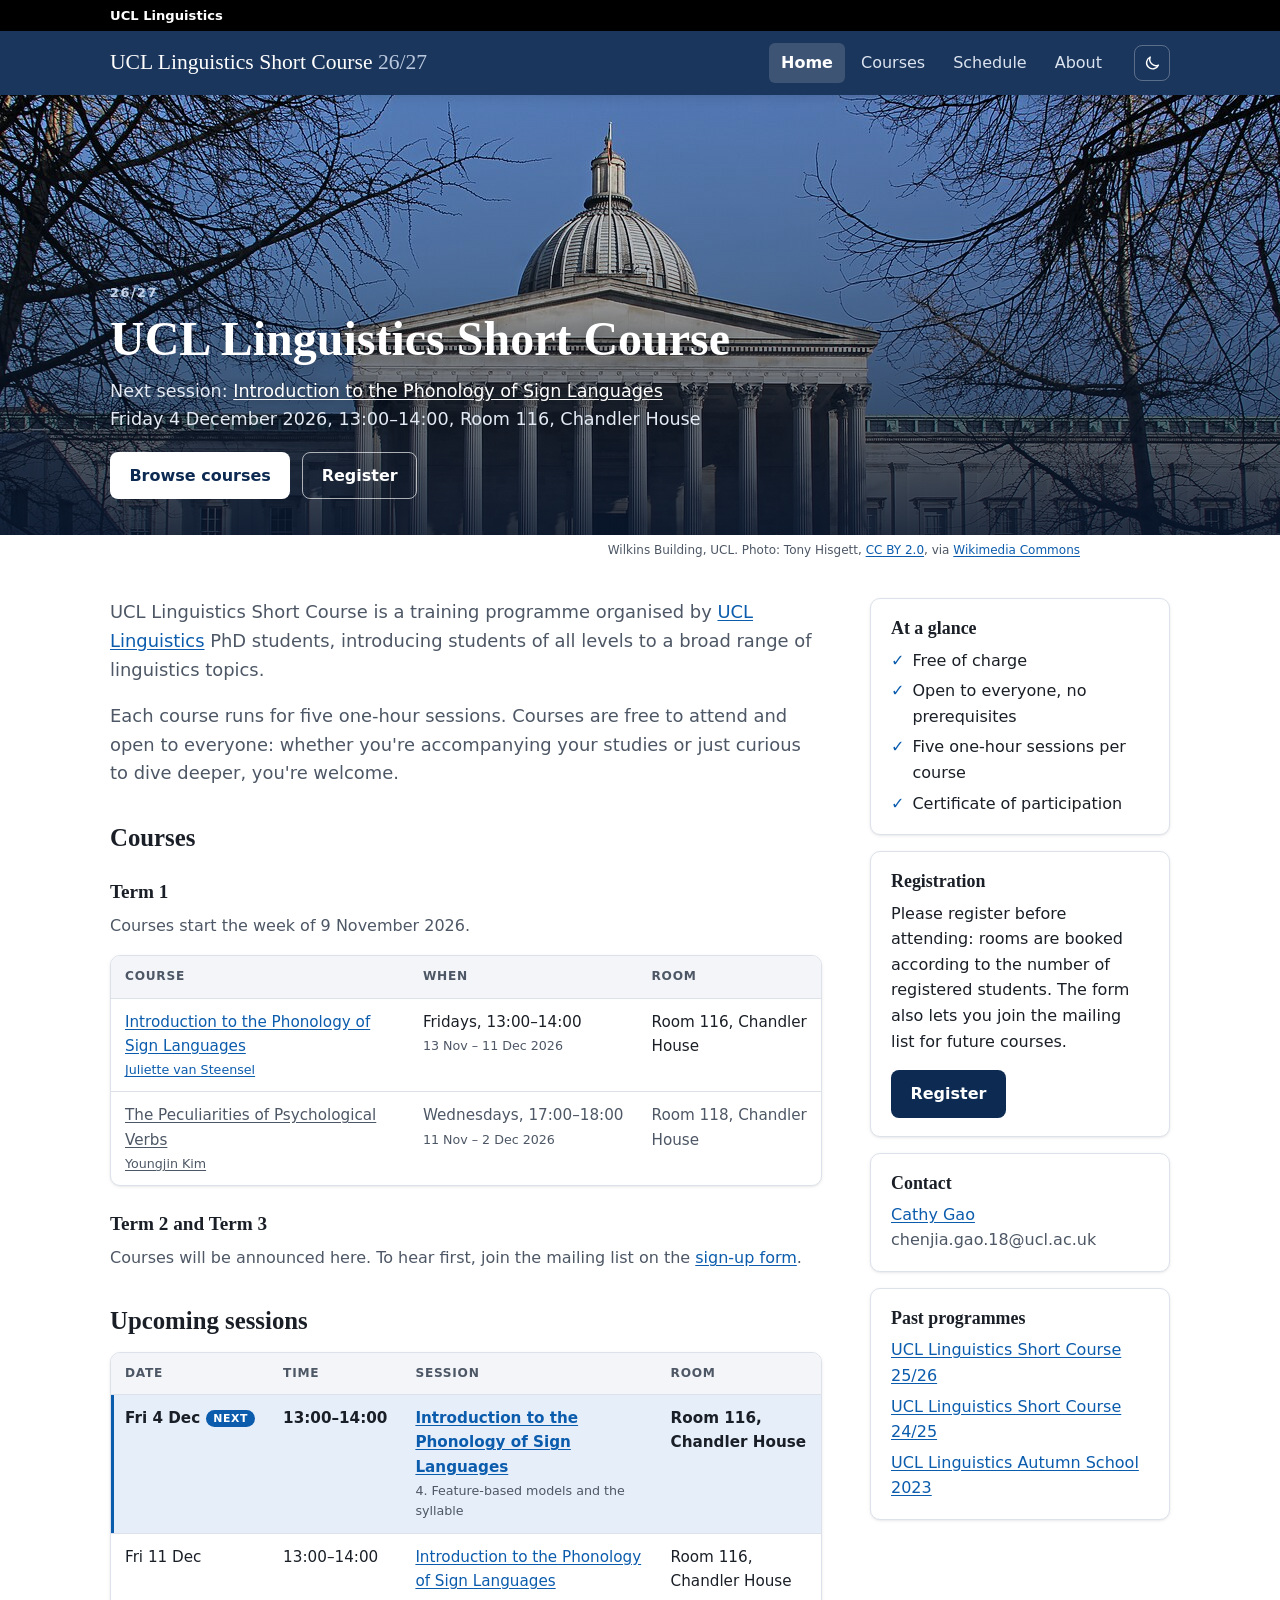
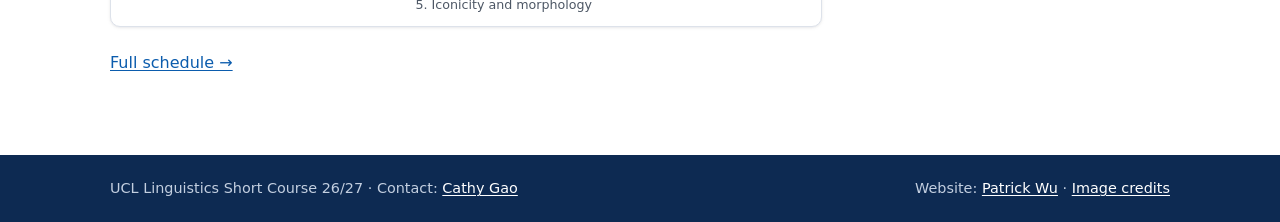
<file: index.html>
<!DOCTYPE html>
<html lang="en-GB">
<head>
  <meta charset="utf-8">
  <meta name="viewport" content="width=device-width, initial-scale=1">
  <title>UCL Linguistics Short Course</title>
  <meta name="description" content="UCL Linguistics Short Course: free courses organised by UCL Linguistics PhD students. Open to everyone.">
  <link rel="icon" href="assets/favicon.svg" type="image/svg+xml">
  <link rel="stylesheet" href="assets/site.css">
</head>
<!-- Content lives in data.js. This file only says which page to show. -->
<body data-page="home">
  <div id="app">
    <noscript><p style="padding:2rem">Please turn on JavaScript to view this site.</p></noscript>
  </div>
  <script src="data.js"></script>
  <script src="assets/site.js"></script>
</body>
</html>
</file>
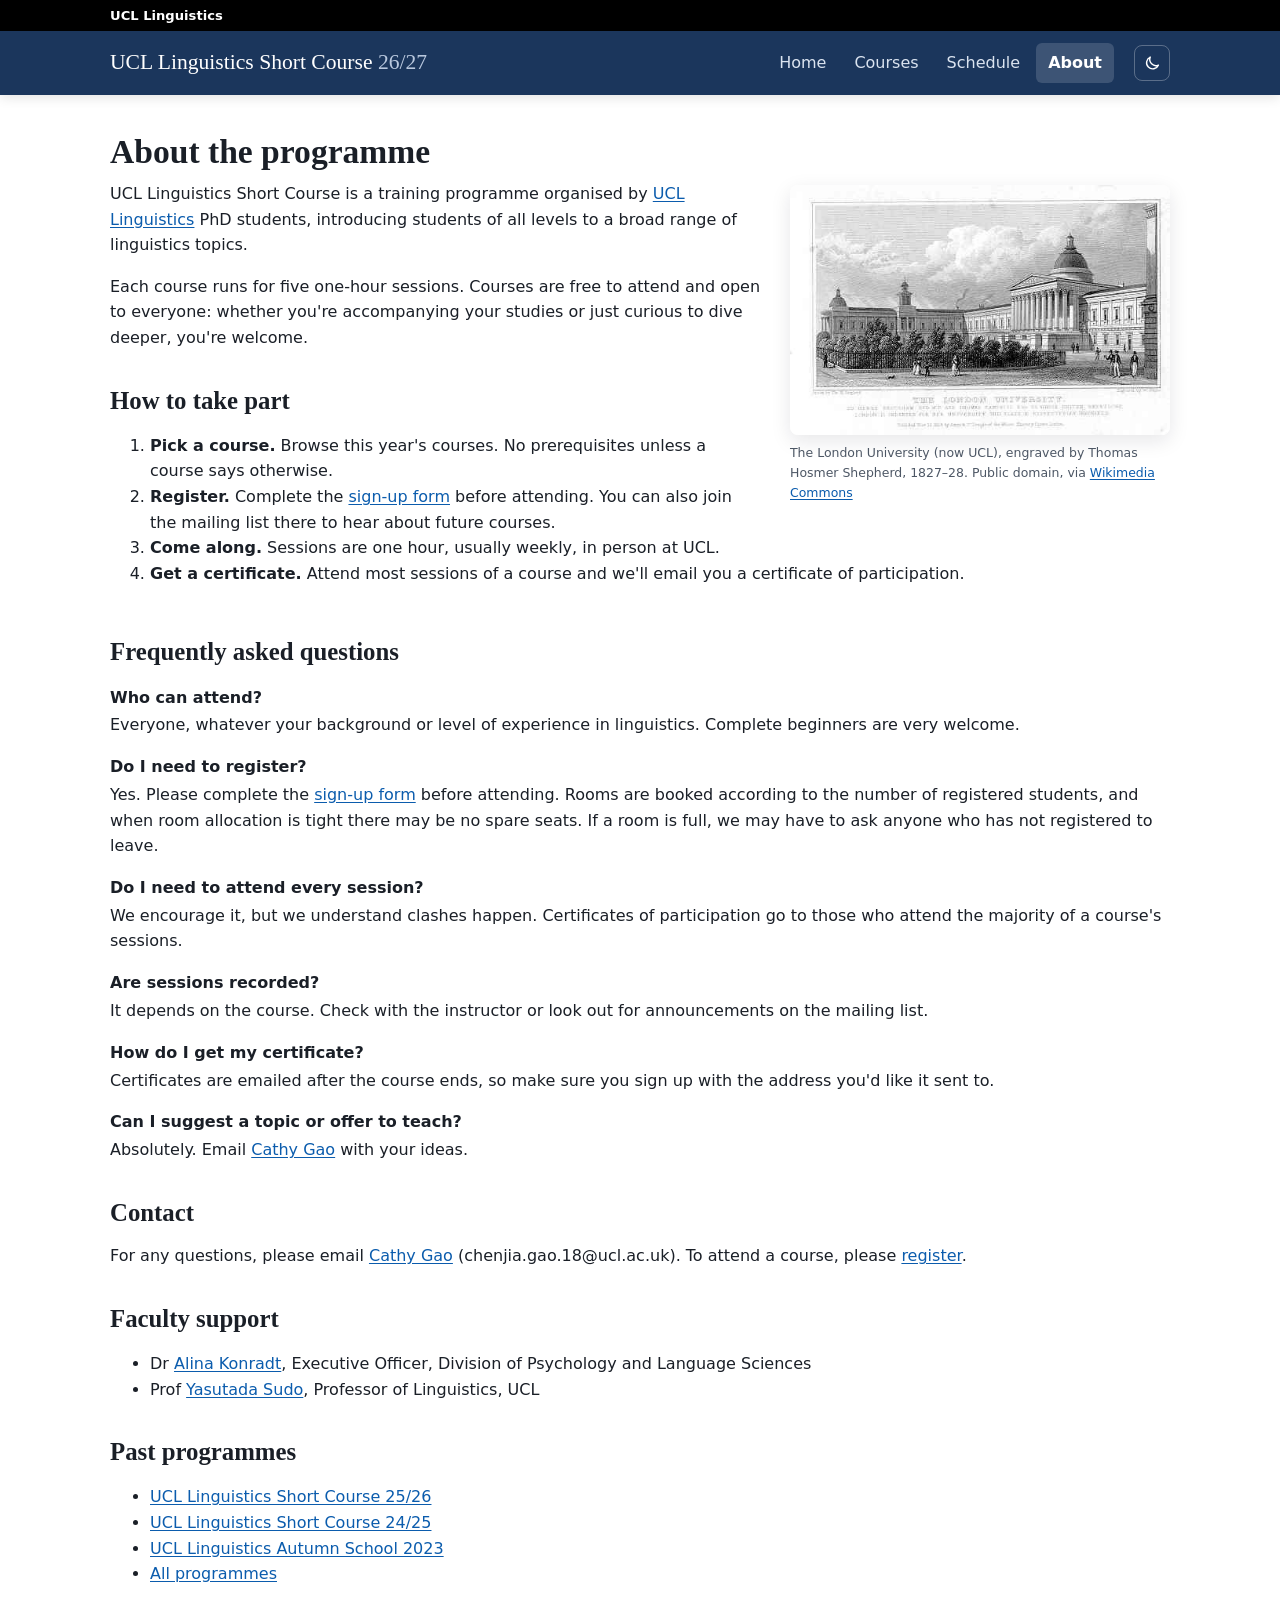
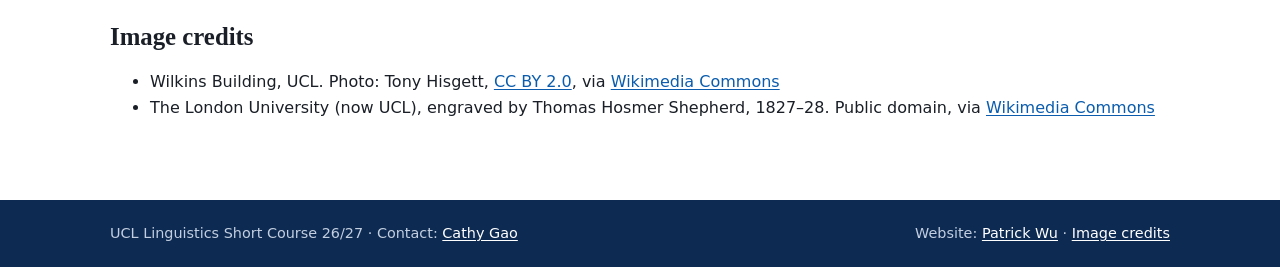
<file: about.html>
<!DOCTYPE html>
<html lang="en-GB">
<head>
  <meta charset="utf-8">
  <meta name="viewport" content="width=device-width, initial-scale=1">
  <title>About · UCL Linguistics Short Course</title>
  <meta name="description" content="UCL Linguistics Short Course: free courses organised by UCL Linguistics PhD students. Open to everyone.">
  <link rel="icon" href="assets/favicon.svg" type="image/svg+xml">
  <link rel="stylesheet" href="assets/site.css">
</head>
<!-- Content lives in data.js. This file only says which page to show. -->
<body data-page="about">
  <div id="app">
    <noscript><p style="padding:2rem">Please turn on JavaScript to view this site.</p></noscript>
  </div>
  <script src="data.js"></script>
  <script src="assets/site.js"></script>
</body>
</html>
</file>
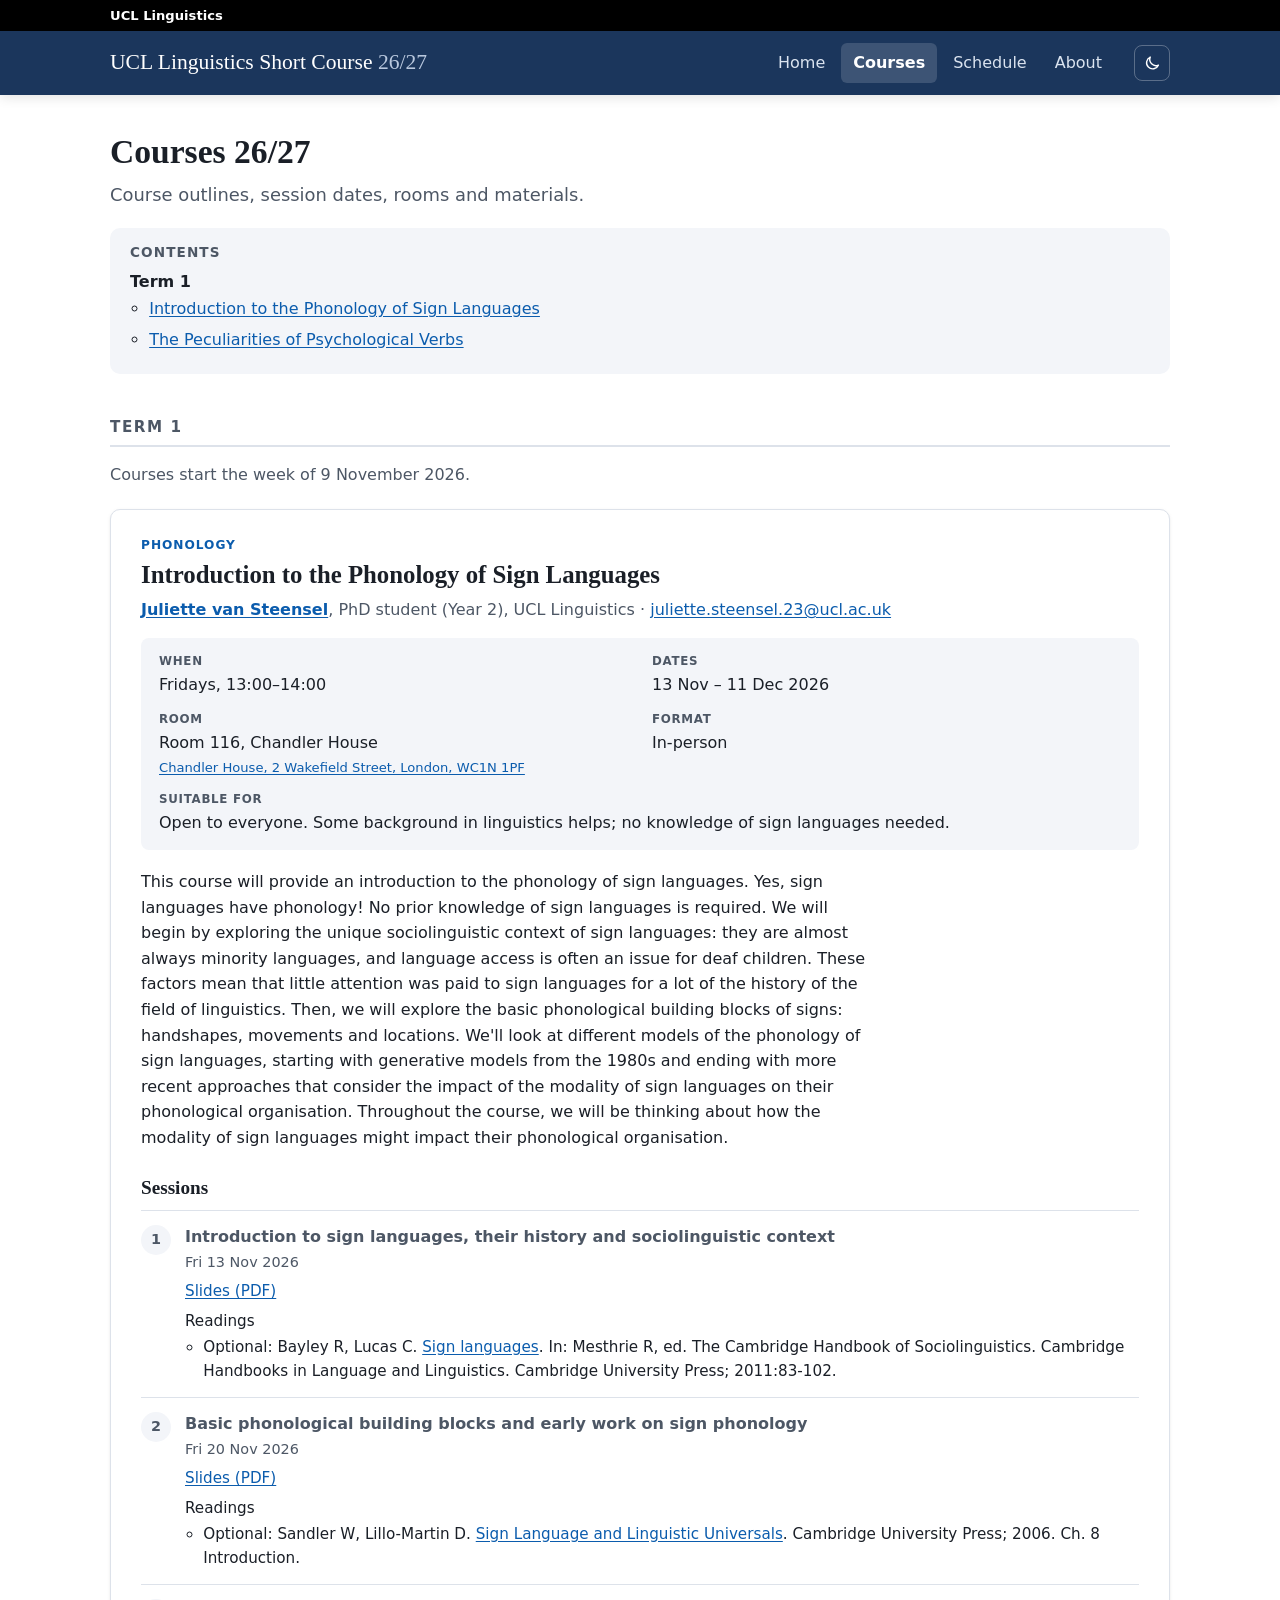
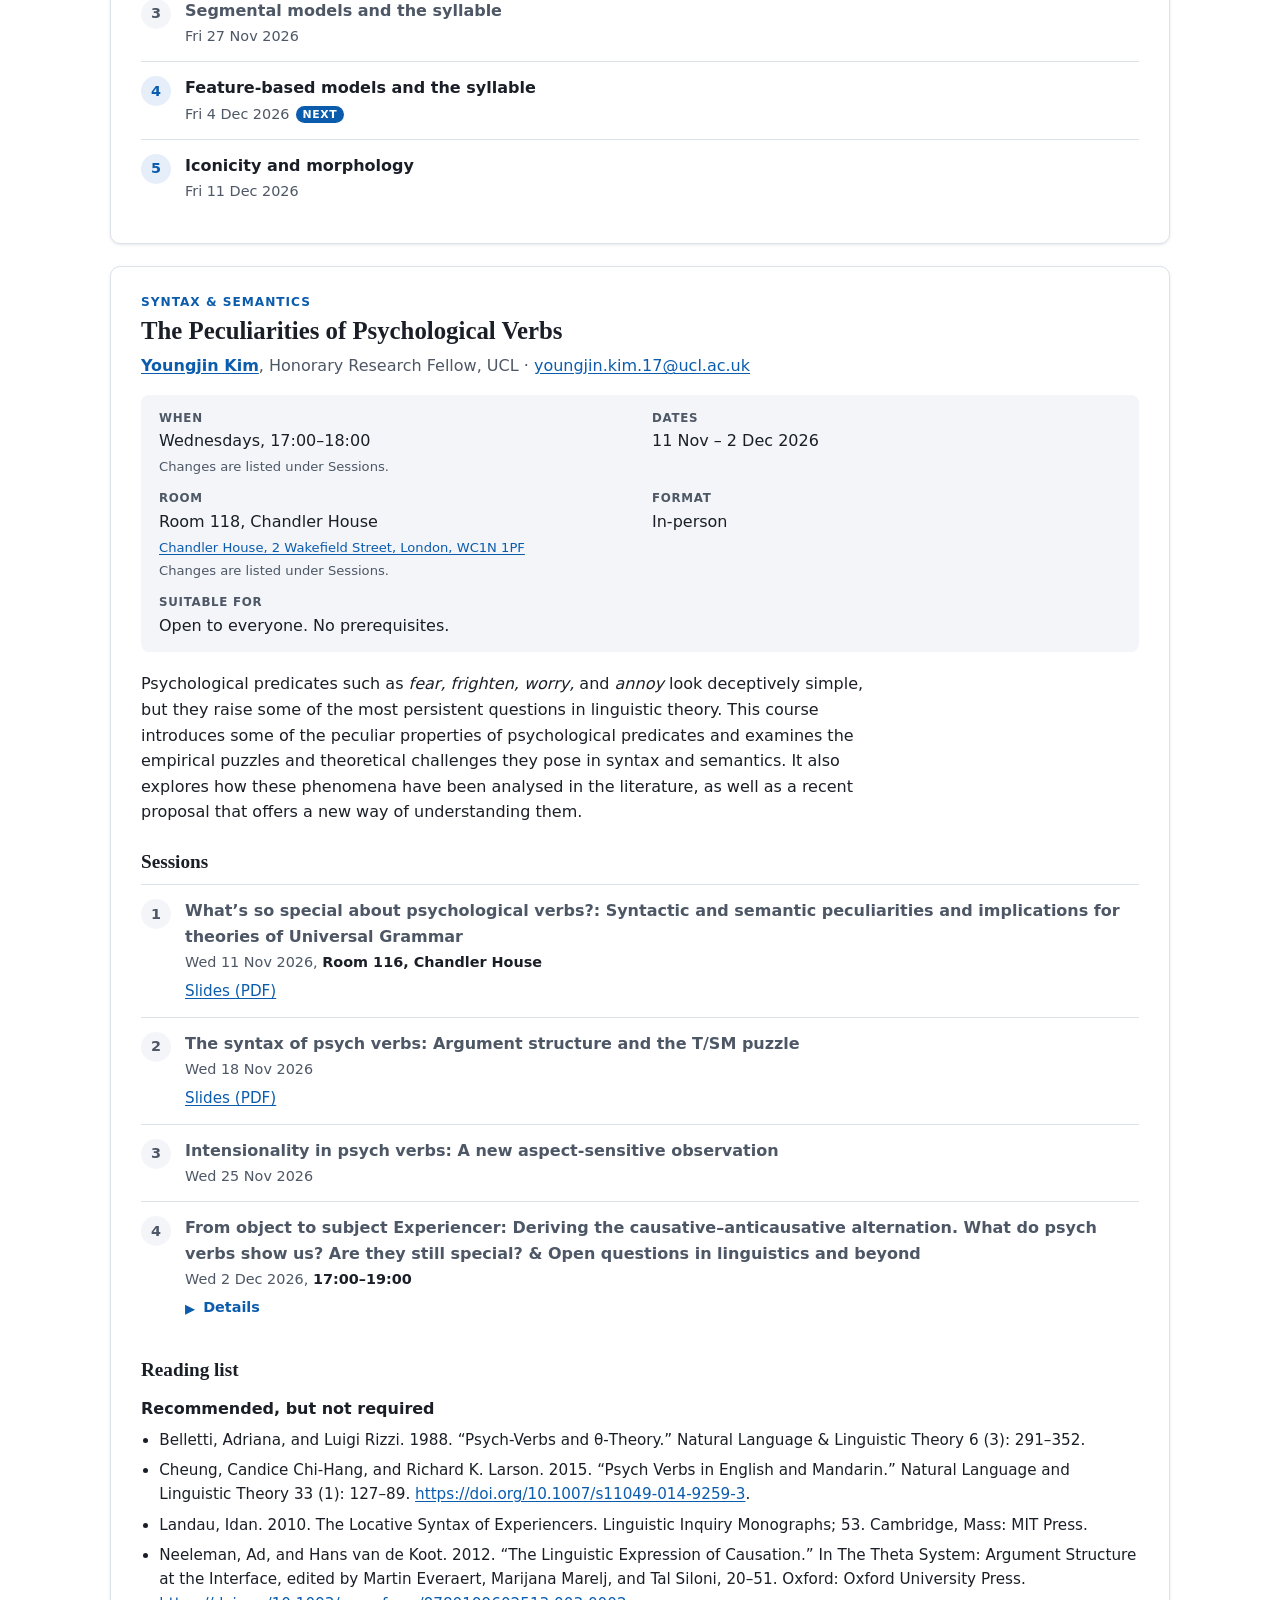
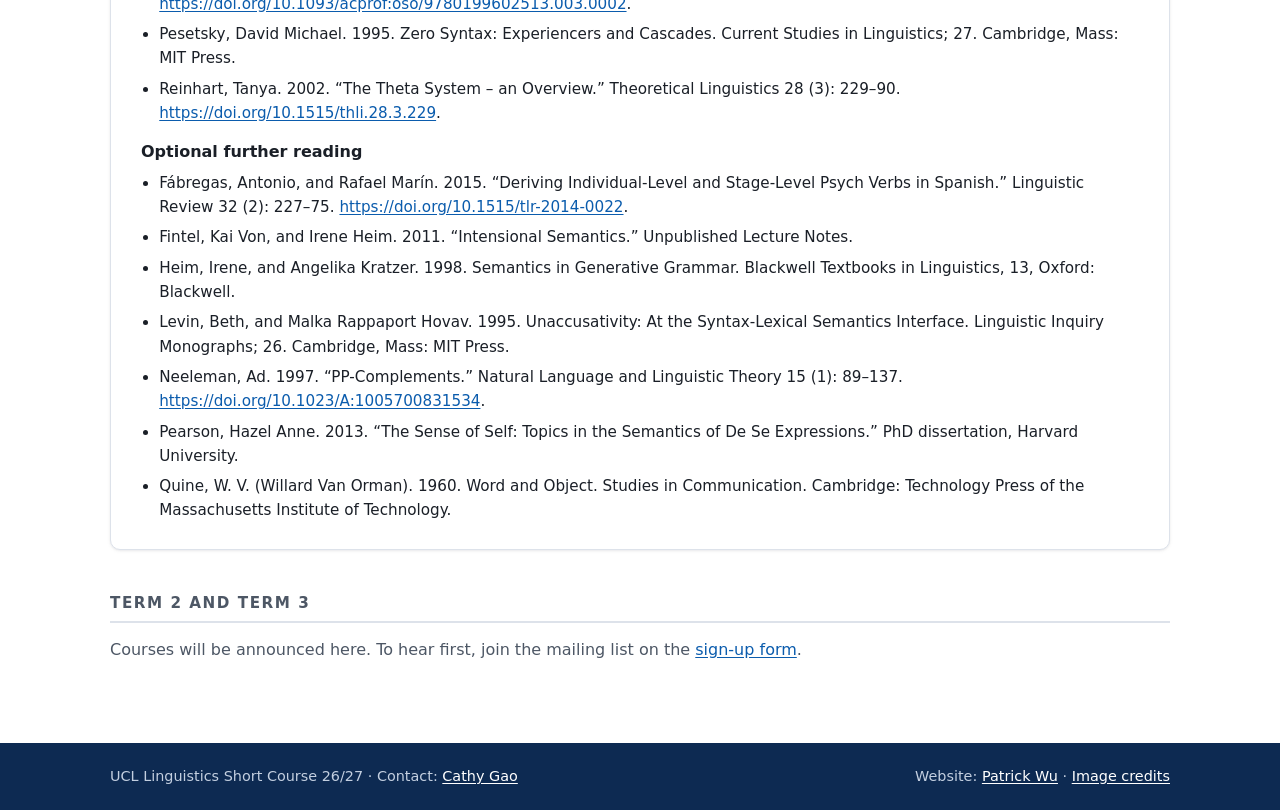
<file: courses.html>
<!DOCTYPE html>
<html lang="en-GB">
<head>
  <meta charset="utf-8">
  <meta name="viewport" content="width=device-width, initial-scale=1">
  <title>Courses · UCL Linguistics Short Course</title>
  <meta name="description" content="UCL Linguistics Short Course: free courses organised by UCL Linguistics PhD students. Open to everyone.">
  <link rel="icon" href="assets/favicon.svg" type="image/svg+xml">
  <link rel="stylesheet" href="assets/site.css">
</head>
<!-- Content lives in data.js. This file only says which page to show. -->
<body data-page="courses">
  <div id="app">
    <noscript><p style="padding:2rem">Please turn on JavaScript to view this site.</p></noscript>
  </div>
  <script src="data.js"></script>
  <script src="assets/site.js"></script>
</body>
</html>
</file>
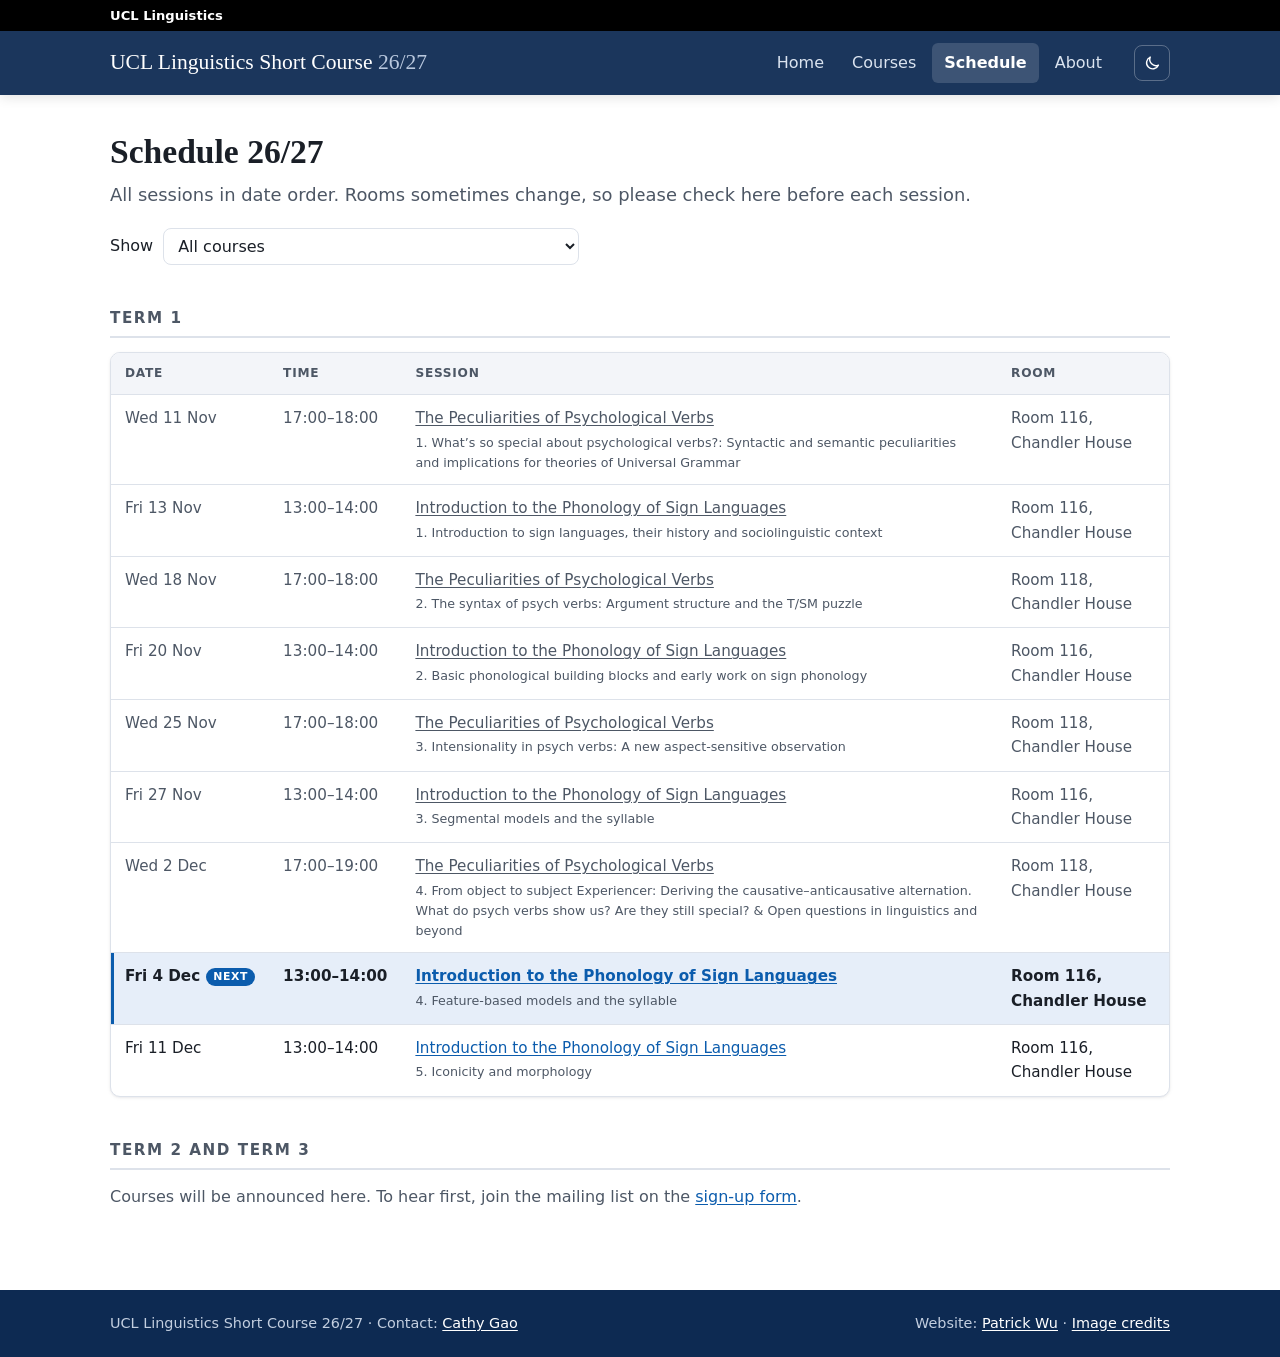
<file: schedule.html>
<!DOCTYPE html>
<html lang="en-GB">
<head>
  <meta charset="utf-8">
  <meta name="viewport" content="width=device-width, initial-scale=1">
  <title>Schedule · UCL Linguistics Short Course</title>
  <meta name="description" content="UCL Linguistics Short Course: free courses organised by UCL Linguistics PhD students. Open to everyone.">
  <link rel="icon" href="assets/favicon.svg" type="image/svg+xml">
  <link rel="stylesheet" href="assets/site.css">
</head>
<!-- Content lives in data.js. This file only says which page to show. -->
<body data-page="schedule">
  <div id="app">
    <noscript><p style="padding:2rem">Please turn on JavaScript to view this site.</p></noscript>
  </div>
  <script src="data.js"></script>
  <script src="assets/site.js"></script>
</body>
</html>
</file>
<file: assets/site.css>
/* UCL Linguistics Short Courses — site styles */

:root {
  --bg: #ffffff;
  --bg-soft: #f3f5f9;
  --surface: #ffffff;
  --ink: #1a1f27;
  --ink-2: #4d5765;
  --line: #dde2ea;
  --navy: #0d2a52;
  --link: #0b5cad;
  --link-hover: #083f78;
  --accent-soft: #e6eef9;
  --btn: #0d2a52;
  --notice: #fff6d6;
  --notice-line: #e2c25a;
  --radius: 10px;
  --shadow: 0 1px 2px rgba(16, 24, 40, .05), 0 1px 4px rgba(16, 24, 40, .05);
  --shadow-hover: 0 6px 20px rgba(16, 24, 40, .10);
  --font: "Segoe UI", system-ui, -apple-system, Roboto, "Helvetica Neue", Arial, sans-serif;
  --font-serif: "Palatino Linotype", Palatino, "Book Antiqua", Georgia, serif;
  color-scheme: light;
}

/* Dark theme: set by the toggle, or by the device setting until the toggle is used */
:root[data-theme="dark"] {
  --bg: #10141a;
  --bg-soft: #161c24;
  --surface: #1a212b;
  --ink: #e7eaf0;
  --ink-2: #a6afbd;
  --line: #2a3340;
  --link: #8ab8f0;
  --link-hover: #b5d2f6;
  --accent-soft: #1d3150;
  --btn: #2f62ad;
  --notice: #3a3115;
  --notice-line: #7a6522;
  --shadow: 0 1px 2px rgba(0, 0, 0, .3);
  --shadow-hover: 0 6px 20px rgba(0, 0, 0, .45);
  color-scheme: dark;
}
/* Avoid a white flash before the script has picked the theme */
@media (prefers-color-scheme: dark) { html:not([data-theme]) { background: #10141a; } }

*, *::before, *::after { box-sizing: border-box; }
html { -webkit-text-size-adjust: 100%; scroll-padding-top: 84px; }
@media (prefers-reduced-motion: no-preference) { html { scroll-behavior: smooth; } }
body { margin: 0; background: var(--bg); color: var(--ink); font: 16px/1.6 var(--font); transition: background-color .2s, color .2s; }
img { max-width: 100%; height: auto; display: block; }
a { color: var(--link); text-underline-offset: 2px; transition: color .15s; }
a:hover { color: var(--link-hover); }
:focus-visible { outline: 2px solid var(--link); outline-offset: 2px; border-radius: 4px; }
.topbar :focus-visible, .masthead :focus-visible, .hero :focus-visible, .site-footer :focus-visible { outline-color: #fff; }
[hidden] { display: none !important; }
h1, h2, h3 { font-family: var(--font-serif); font-weight: 700; line-height: 1.25; color: var(--ink); }
h1 { font-size: 2.1rem; margin: 0 0 .5rem; }
h2 { font-size: 1.55rem; margin: 2.2rem 0 .9rem; }
h3 { font-size: 1.2rem; margin: 1.6rem 0 .6rem; }
h4 { font-size: 1rem; margin: 0; }
p { margin: 0 0 1em; }
.wrap { max-width: 1100px; margin: 0 auto; padding: 0 20px; }
.muted { color: var(--ink-2); }
.tba { color: var(--ink-2); font-style: italic; }
.skip { position: absolute; left: -999px; top: 8px; background: var(--bg); padding: 8px 12px; z-index: 30; }
.skip:focus { left: 8px; }
.ic { width: 1.1em; height: 1.1em; fill: none; stroke: currentColor; stroke-width: 1.8; stroke-linecap: round; stroke-linejoin: round; }

/* ---------- buttons ---------- */

.btn {
  display: inline-flex; align-items: center; gap: 8px;
  padding: .62em 1.15em; border-radius: 8px; border: 1.5px solid transparent;
  background: var(--btn); color: #fff; font-weight: 600; text-decoration: none;
  transition: background-color .15s, transform .15s, box-shadow .15s;
}
.btn:hover { color: #fff; transform: translateY(-1px); box-shadow: var(--shadow-hover); }
.btn-light { background: #fff; color: var(--navy); }
.btn-light:hover { background: #eaf1fb; color: var(--navy); }
.btn-outline { background: transparent; color: #fff; border-color: rgba(255, 255, 255, .65); }
.btn-outline:hover { background: rgba(255, 255, 255, .12); }

/* ---------- masthead ---------- */

.topbar { background: #000; font-size: .82rem; }
.topbar .wrap { padding-top: 5px; padding-bottom: 5px; }
.topbar a { color: #fff; text-decoration: none; font-weight: 600; }
.topbar a:hover { color: #fff; text-decoration: underline; }

.masthead {
  position: sticky; top: 0; z-index: 20;
  background: color-mix(in srgb, var(--navy) 94%, transparent);
  backdrop-filter: saturate(1.3) blur(8px);
  box-shadow: 0 2px 12px rgba(0, 0, 0, .12);
}
.masthead .wrap { display: flex; flex-wrap: wrap; align-items: center; gap: 8px 20px; min-height: 64px; }
.site-title { margin-right: auto; color: #fff; text-decoration: none; font-family: var(--font-serif); line-height: 1.2; font-size: 1.35rem; }
.site-title:hover { color: #fff; }
.site-title span { font-weight: 400; color: #b9c8de; }
.masthead nav ul { list-style: none; display: flex; gap: 4px; margin: 0; padding: 0; }
.masthead nav a {
  display: block; padding: 7px 12px; border-radius: 6px;
  color: #dbe4f0; text-decoration: none; transition: background-color .15s, color .15s;
}
.masthead nav a:hover { color: #fff; background: rgba(255, 255, 255, .09); }
.masthead nav a[aria-current="page"] { color: #fff; background: rgba(255, 255, 255, .15); font-weight: 600; }
.theme-toggle {
  display: grid; place-items: center; width: 36px; height: 36px; padding: 0; cursor: pointer;
  border: 1px solid rgba(255, 255, 255, .28); border-radius: 8px; background: transparent; color: #fff; font-size: 1.05rem;
  transition: background-color .15s;
}
.theme-toggle:hover { background: rgba(255, 255, 255, .1); }

.notice { background: var(--notice); border-bottom: 1px solid var(--notice-line); }
.notice .wrap { padding-top: 10px; padding-bottom: 10px; }

/* ---------- hero (home) ---------- */

.hero { position: relative; isolation: isolate; background: var(--navy); color: #fff; overflow: hidden; }
.hero > img { position: absolute; inset: 0; width: 100%; height: 100%; object-fit: cover; object-position: center 30%; z-index: -2; }
.hero::before {
  content: ""; position: absolute; inset: 0; z-index: -1;
  background: linear-gradient(180deg, rgba(8, 22, 45, .05) 0%, rgba(8, 22, 45, .3) 40%, rgba(8, 22, 45, .88) 100%);
}
.hero .wrap { min-height: clamp(320px, 36vw, 440px); display: flex; flex-direction: column; justify-content: flex-end; padding-top: 48px; padding-bottom: 36px; }
.hero .eyebrow { font-size: .8rem; letter-spacing: .12em; text-transform: uppercase; font-weight: 600; color: #c9d7ec; margin: 0 0 6px; }
.hero h1 { color: #fff; font-size: clamp(2rem, 4.4vw, 3rem); margin: 0 0 8px; text-shadow: 0 2px 16px rgba(0, 0, 0, .35); }
.hero-status { font-size: 1.1rem; color: #e3eaf4; max-width: 42em; margin-bottom: 18px; text-shadow: 0 1px 8px rgba(0, 0, 0, .45); }
.hero a:not(.btn) { color: #fff; }
.no-break { white-space: nowrap; }
.hero-actions { display: flex; flex-wrap: wrap; gap: 12px; }
.credit { font-size: .75rem; color: var(--ink-2); text-align: right; margin: 0; padding-top: 6px; padding-bottom: 6px; }

/* ---------- layout ---------- */

main { padding-bottom: 64px; }
.page { padding-top: 32px; }
.page-title { padding-top: 36px; }
.with-aside { display: grid; grid-template-columns: minmax(0, 1fr) 300px; gap: 48px; align-items: start; }
.with-aside > :first-child > :first-child { margin-top: 0; }
.lead { font-size: 1.12rem; color: var(--ink-2); }

.box {
  background: var(--surface); border: 1px solid var(--line); border-radius: var(--radius);
  padding: 18px 20px; margin-bottom: 16px; box-shadow: var(--shadow);
}
.box h2 { font-size: 1.12rem; margin: 0 0 8px; }
.box p:last-child, .box ul:last-child { margin-bottom: 0; }
.plain { list-style: none; margin: 0; padding: 0; }
.plain li + li { margin-top: 5px; }
.ticks li { display: flex; gap: 8px; align-items: baseline; }
.ticks li::before { content: "✓"; color: var(--link); font-weight: 700; }

.contents { background: var(--bg-soft); border-radius: var(--radius); padding: 16px 20px; margin: 0 0 8px; }
.contents h2 { font-size: .85rem; margin: 0 0 8px; font-family: var(--font); text-transform: uppercase; letter-spacing: .08em; color: var(--ink-2); }
.contents ul ul { margin: 2px 0 6px; padding-left: 1.2em; }
.contents li > span { font-weight: 600; }

/* ---------- tables ---------- */

.table-wrap { border: 1px solid var(--line); border-radius: var(--radius); overflow: hidden; background: var(--surface); box-shadow: var(--shadow); margin: 0 0 1.4rem; }
table { width: 100%; border-collapse: collapse; font-size: .95rem; }
th, td { text-align: left; vertical-align: top; padding: 11px 14px; border-bottom: 1px solid var(--line); }
tbody tr:last-child td { border-bottom: 0; }
thead th { background: var(--bg-soft); font-size: .76rem; text-transform: uppercase; letter-spacing: .06em; color: var(--ink-2); white-space: nowrap; }
tbody tr { transition: background-color .12s; }
tbody tr:hover { background: var(--bg-soft); }
td.nowrap { white-space: nowrap; }
td small { display: block; color: var(--ink-2); margin-top: 2px; }
tr.is-past td, tr.is-past a { color: var(--ink-2); }
tr.is-next { background: var(--accent-soft); }
tr.is-next:hover { background: var(--accent-soft); }
tr.is-next td { font-weight: 600; }
tr.is-next td small { font-weight: 400; }
tr.is-next td:first-child { box-shadow: inset 3px 0 var(--link); }
.label-next {
  display: inline-block; font: 700 .68rem/1.6 var(--font); text-transform: uppercase; letter-spacing: .06em;
  color: #fff; background: var(--link); padding: 0 7px; margin-left: 6px; border-radius: 999px; vertical-align: 1px; align-self: center;
}
:root[data-theme="dark"] .label-next { color: #0e1a2b; }

.filter-bar { display: flex; align-items: center; gap: 10px; margin: 0 0 8px; }
.filter-bar select {
  font: inherit; padding: 7px 10px; border: 1px solid var(--line); border-radius: 8px;
  background: var(--surface); color: var(--ink); flex: 0 1 auto; min-width: 0; width: 26em; max-width: 100%;
}

/* ---------- courses ---------- */

.course {
  background: var(--surface); border: 1px solid var(--line); border-radius: var(--radius);
  padding: 26px 30px; margin-top: 22px; box-shadow: var(--shadow);
}
.course h2 { margin: 0 0 6px; }
.course > p { max-width: 46rem; }
.course-area { font-size: .76rem; font-weight: 700; letter-spacing: .08em; text-transform: uppercase; color: var(--link); margin: 0 0 4px; }
.byline { color: var(--ink-2); margin-bottom: 16px; overflow-wrap: anywhere; }
.byline p { margin: 0; }
.byline strong { color: var(--ink); }
.facts {
  display: grid; grid-template-columns: repeat(2, minmax(0, 1fr)); gap: 12px 24px;
  background: var(--bg-soft); border-radius: 8px; padding: 14px 18px; margin: 0 0 1.2rem;
}
.facts dt { font-size: .74rem; font-weight: 700; letter-spacing: .06em; text-transform: uppercase; color: var(--ink-2); }
.facts dd { margin: 1px 0 0; }
.facts small { display: block; color: var(--ink-2); font-size: .82rem; margin-top: 2px; }
.fact-wide { grid-column: 1 / -1; }

/* Expandable sections */
.fold > summary { display: flex; align-items: center; gap: 8px; width: fit-content; cursor: pointer; list-style: none; }
.fold > summary::-webkit-details-marker { display: none; }
.fold > summary::before { content: "▸"; display: inline-block; font-size: 1.4em; line-height: 1; color: var(--link); transition: transform .15s; }
.fold[open] > summary::before { transform: rotate(90deg); }
.session-more { margin-top: 5px; }
.session-more > summary { color: var(--link); font-size: .9rem; font-weight: 600; }

.sessions { list-style: none; margin: 0; padding: 0; }
.sessions > li { display: flex; gap: 14px; padding: 13px 0; border-top: 1px solid var(--line); }
.session-n {
  flex: none; width: 30px; height: 30px; border-radius: 50%; display: grid; place-items: center;
  background: var(--accent-soft); color: var(--link); font-weight: 700; font-size: .9rem; margin-top: 1px;
}
.sessions .is-past .session-n { background: var(--bg-soft); color: var(--ink-2); }
.session-body { min-width: 0; }
.sessions .when { font-size: .9rem; color: var(--ink-2); margin: 2px 0 0; }
.sessions .when strong { color: var(--ink); font-weight: 600; }
.session-note { font-size: .95rem; margin: 5px 0 0; }
.sessions .is-past h4, .sessions .is-past .when { color: var(--ink-2); }
.session-readings ul.readings { margin: 2px 0 0; }
.sessions .detail { margin-top: 6px; }
.sessions .detail p, .sessions .detail ul { margin: 0 0 6px; }
ul.readings { padding-left: 1.2em; font-size: .95rem; overflow-wrap: anywhere; }
ul.readings li + li { margin-top: 6px; }
.reading-list h4 { margin: 14px 0 6px; }
.reading-list ul.readings { margin: 0; }
.term-heading {
  font-size: .95rem; text-transform: uppercase; letter-spacing: .1em; font-family: var(--font);
  color: var(--ink-2); border-bottom: 2px solid var(--line); padding-bottom: 8px; margin-top: 44px;
}
.person + .person { margin-top: 14px; }
.person h4 { margin-bottom: 4px; }
.person p:last-child { margin-bottom: 0; }

/* ---------- about ---------- */

figure.figure { float: right; width: min(380px, 45%); margin: 4px 0 16px 28px; }
figure.figure img { border-radius: 8px; box-shadow: var(--shadow-hover); }
figure.figure figcaption { margin-top: 8px; font-size: .78rem; color: var(--ink-2); }
.faq h3 { font-family: var(--font); font-size: 1rem; margin: 1.2rem 0 .3rem; }
.clear { clear: both; }

/* ---------- footer ---------- */

.site-footer { background: var(--navy); color: #c3cfe0; font-size: .9rem; }
.site-footer a { color: #fff; }
.site-footer a:hover { color: #cfe0f7; }
.site-footer .wrap { display: flex; flex-wrap: wrap; justify-content: space-between; gap: 8px 24px; padding-top: 22px; padding-bottom: 22px; }

/* ---------- data.js problems ---------- */

.fatal, .dev-warn { max-width: 860px; margin: 24px auto; padding: 16px 20px; border-radius: 8px; font: 15px/1.5 var(--font); }
.fatal { background: #fde8e8; color: #7a1010; border: 2px solid #e05252; }
.dev-warn { background: #fff4cc; color: #4d3800; border: 1px solid #e6c34d; }
.dev-warn ul { margin: 6px 0 0; padding-left: 1.2em; }

/* ---------- small screens ---------- */

@media (max-width: 900px) {
  .with-aside { grid-template-columns: 1fr; gap: 8px; }
  figure.figure { float: none; width: 100%; margin: 0 0 16px; }
}

/* Title and theme switch on one row, navigation on the next */
@media (max-width: 800px) {
  html { scroll-padding-top: 120px; }
  .masthead .wrap { padding-top: 10px; padding-bottom: 4px; }
  .site-title { flex: 1; min-width: 0; }
  /* The negative margins line the link text up with the title without cutting off the highlighted tab */
  .masthead nav { order: 3; width: calc(100% + 24px); margin: 0 -12px; overflow-x: auto; }
  .masthead nav a:focus-visible { outline-offset: -2px; }
}

@media (max-width: 640px) {
  h1 { font-size: 1.7rem; }
  .site-title { font-size: 1.05rem; }
  .hero-status { font-size: 1rem; }
  .hero::before { background: linear-gradient(180deg, rgba(8, 22, 45, .3) 0%, rgba(8, 22, 45, .65) 45%, rgba(8, 22, 45, .92) 100%); }
  .course { padding: 20px 18px; }
  .facts { grid-template-columns: minmax(0, 1fr); }
  /* Stack data tables into labelled rows */
  table.stack thead { position: absolute; width: 1px; height: 1px; overflow: hidden; clip: rect(0 0 0 0); }
  table.stack tr { display: block; padding: 10px 14px; border-bottom: 1px solid var(--line); }
  table.stack tbody tr:last-child { border-bottom: 0; }
  table.stack td { display: flex; gap: 10px; border: 0; padding: 2px 0; }
  table.stack td::before { content: attr(data-label); flex: 0 0 5.2em; color: var(--ink-2); font-size: .78rem; text-transform: uppercase; letter-spacing: .04em; padding-top: 2px; }
  table.stack td.nowrap { white-space: normal; }
  table.stack tr.is-next { box-shadow: inset 3px 0 var(--link); }
  table.stack tr.is-next td:first-child { box-shadow: none; }
}

@media (prefers-reduced-motion: reduce) {
  *, *::before, *::after { transition: none !important; }
}
</file>
